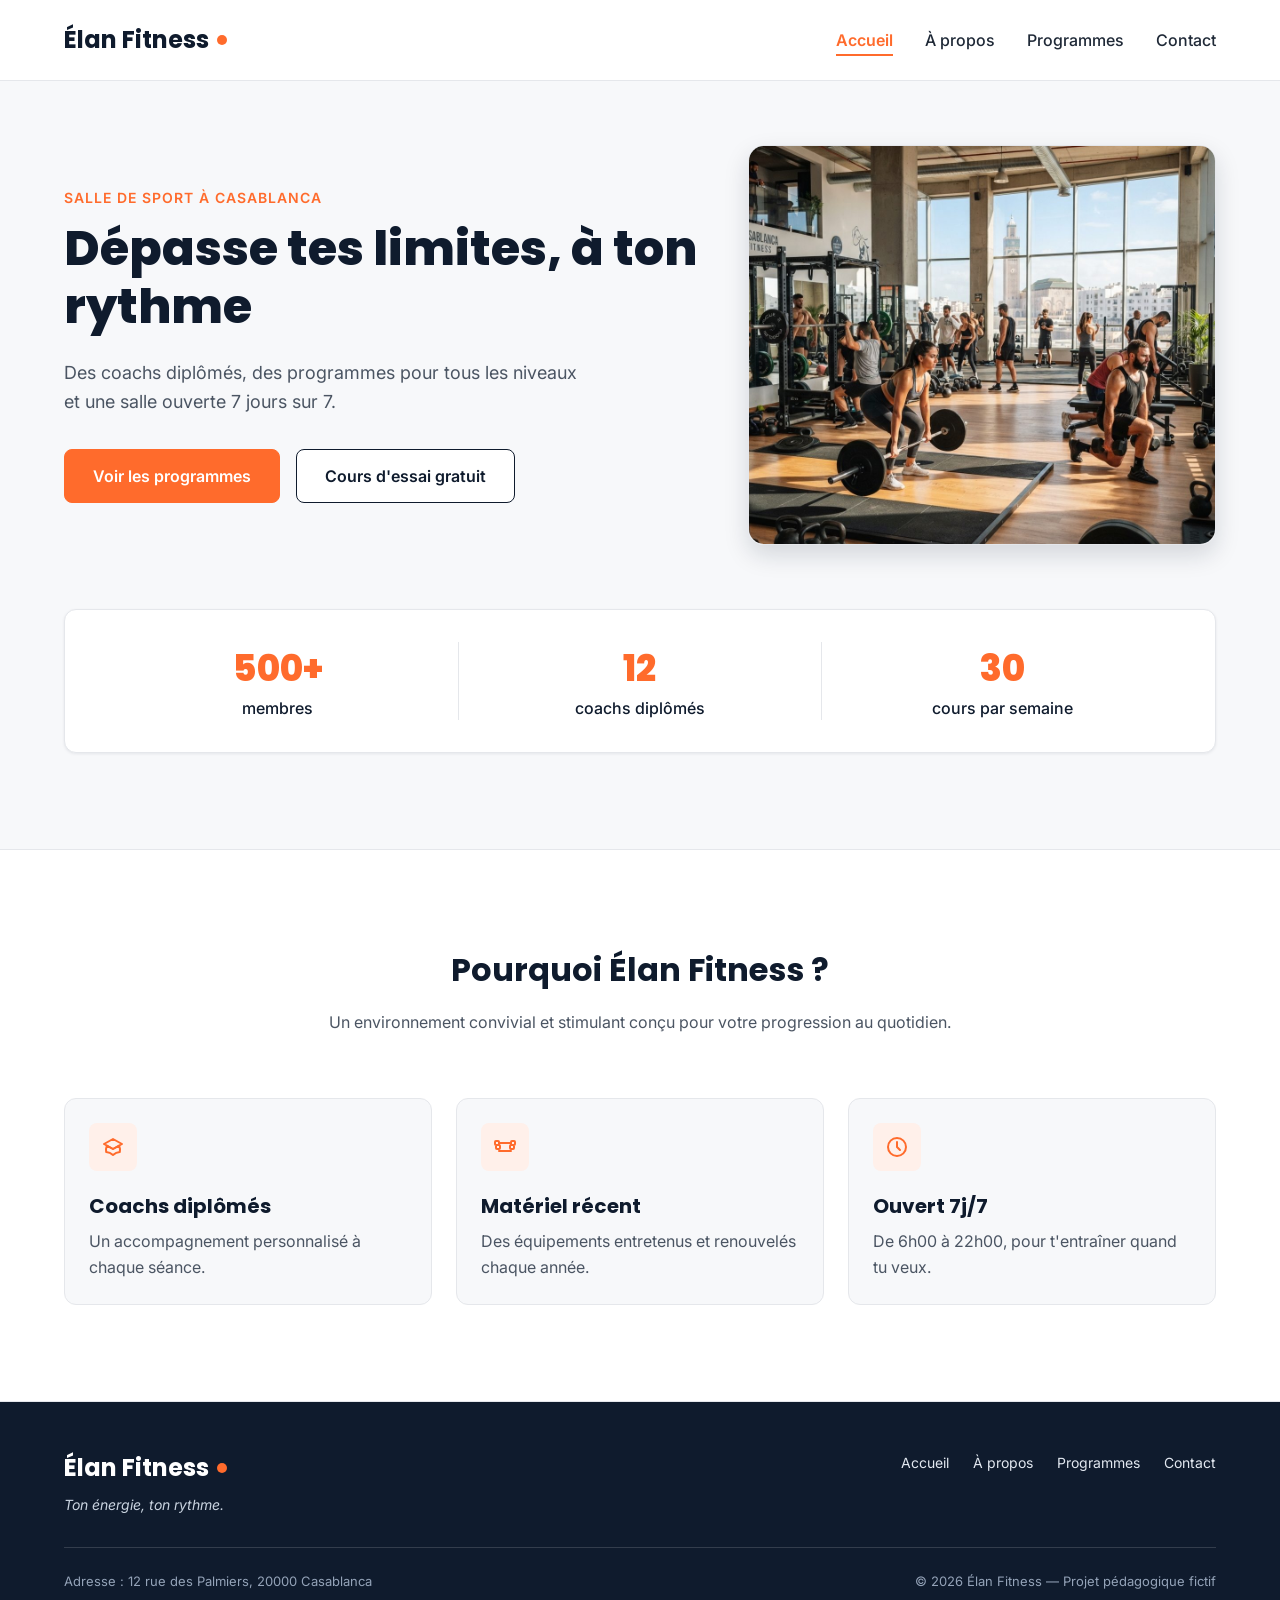
<file: index.html>
<!doctype html>
<html lang="fr">
  <head>
    <meta charset="UTF-8" />
    <meta name="viewport" content="width=device-width, initial-scale=1" />
    <meta
      name="description"
      content="Élan Fitness, salle de sport à Casablanca : musculation, yoga, cardio et boxe fitness avec des coachs diplômés. Réservez votre cours d'essai gratuit."
    />
    <title>Élan Fitness | Salle de sport à Casablanca</title>

    <link rel="preconnect" href="https://fonts.googleapis.com" />
    <link rel="preconnect" href="https://fonts.gstatic.com" crossorigin />
    <link
      href="https://fonts.googleapis.com/css2?family=Inter:wght@400;500;600&family=Poppins:wght@600;700;800&display=swap"
      rel="stylesheet"
    />

    <link rel="stylesheet" href="style.css" />
  </head>

  <body>
    <header class="en-tete">
      <div class="conteneur en-tete-contenu">
        <a href="home.html" class="logo">Élan Fitness</a>

        <nav aria-label="Navigation principale">
          <ul class="menu">
            <li><a href="home.html" class="lien-actif">Accueil</a></li>
            <li><a href="about.html">À propos</a></li>
            <li><a href="programms.html">Programmes</a></li>
            <li><a href="contact.html">Contact</a></li>
          </ul>
        </nav>
      </div>
    </header>

    <main>
      <section id="accueil" class="hero">
        <div class="conteneur">
          <div class="hero-contenu">
            <div class="hero-texte">
              <p class="sur-titre">Salle de sport à Casablanca</p>
              <h1>Dépasse tes limites, à ton rythme</h1>
              <p class="hero-description">
                Des coachs diplômés, des programmes pour tous les niveaux et une
                salle ouverte 7 jours sur 7.
              </p>
              <div class="boutons">
                <a href="programms.html" class="bouton bouton-principal"
                  >Voir les programmes</a
                >
                <a href="contact.html" class="bouton bouton-secondaire"
                  >Cours d'essai gratuit</a
                >
              </div>
            </div>

            <img
              class="hero-image"
              src="img/hero.jpg"
              alt="Des personnes s'entraînent dans une salle de sport lumineuse à Casablanca"
            />
          </div>

          <div class="chiffres">
            <div class="chiffre">
              <p class="chiffre-nombre">500+</p>
              <p>membres</p>
            </div>
            <div class="chiffre">
              <p class="chiffre-nombre">12</p>
              <p>coachs diplômés</p>
            </div>
            <div class="chiffre">
              <p class="chiffre-nombre">30</p>
              <p>cours par semaine</p>
            </div>
          </div>
        </div>
      </section>

      <section class="section section-blanche">
        <div class="conteneur">
          <div class="section-titre">
            <h2>Pourquoi Élan Fitness ?</h2>
            <p>
              Un environnement convivial et stimulant conçu pour votre
              progression au quotidien.
            </p>
          </div>

          <div class="cartes">
            <article class="carte carte-avantage">
              <div class="icone"><img src="img/icone-coach.svg" alt="" /></div>
              <h3>Coachs diplômés</h3>
              <p>Un accompagnement personnalisé à chaque séance.</p>
            </article>

            <article class="carte carte-avantage">
              <div class="icone">
                <img src="img/icone-materiel.svg" alt="" />
              </div>
              <h3>Matériel récent</h3>
              <p>Des équipements entretenus et renouvelés chaque année.</p>
            </article>

            <article class="carte carte-avantage">
              <div class="icone">
                <img src="img/icone-horloge.svg" alt="" />
              </div>
              <h3>Ouvert 7j/7</h3>
              <p>De 6h00 à 22h00, pour t'entraîner quand tu veux.</p>
            </article>
          </div>
        </div>
      </section>
    </main>

    <footer class="pied-de-page">
      <div class="conteneur">
        <div class="pied-haut">
          <div>
            <p class="logo logo-clair">Élan Fitness</p>
            <p class="slogan">Ton énergie, ton rythme.</p>
          </div>

          <nav aria-label="Navigation du pied de page">
            <ul class="menu menu-pied">
              <li><a href="#accueil">Accueil</a></li>
              <li><a href="about.html">À propos</a></li>
              <li><a href="programms.html">Programmes</a></li>
              <li><a href="contact.html">Contact</a></li>
            </ul>
          </nav>
        </div>

        <div class="pied-bas">
          <p>Adresse : 12 rue des Palmiers, 20000 Casablanca</p>
          <p>&copy; 2026 Élan Fitness — Projet pédagogique fictif</p>
        </div>
      </div>
    </footer>
  </body>
</html>
</file>
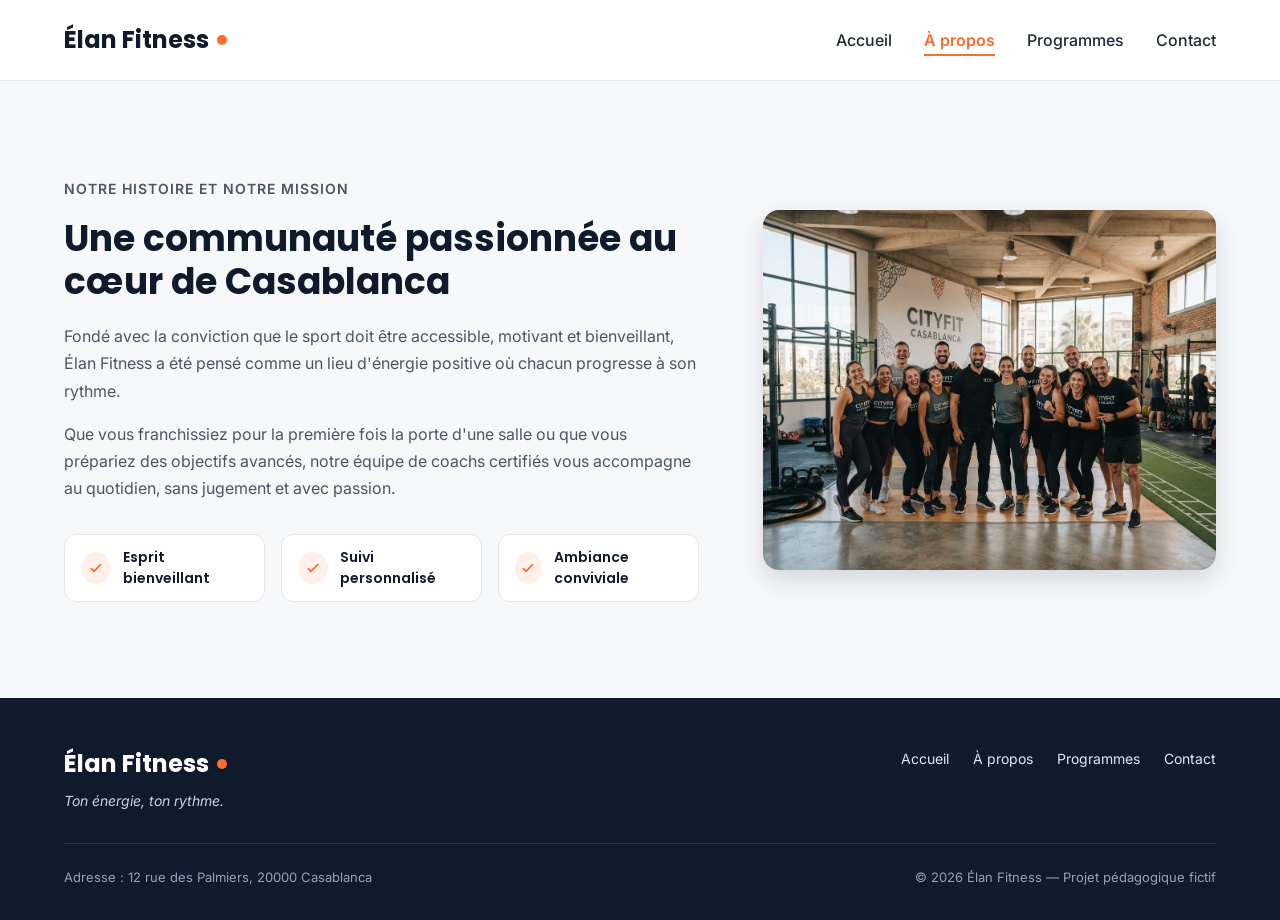
<file: about.html>
<!DOCTYPE html>
<html lang="fr">
<head>
  <meta charset="UTF-8">
  <meta name="viewport" content="width=device-width, initial-scale=1">
  <meta name="description" content="Élan Fitness, salle de sport à Casablanca : musculation, yoga, cardio et boxe fitness avec des coachs diplômés. Réservez votre cours d'essai gratuit.">
  <title>Élan Fitness | Salle de sport à Casablanca</title>

  <link rel="preconnect" href="https://fonts.googleapis.com">
  <link rel="preconnect" href="https://fonts.gstatic.com" crossorigin>
  <link href="https://fonts.googleapis.com/css2?family=Inter:wght@400;500;600&family=Poppins:wght@600;700;800&display=swap" rel="stylesheet">

  <link rel="stylesheet" href="style.css">
</head>

<body>

  <header class="en-tete">
    <div class="conteneur en-tete-contenu">
      <a href="home.html" class="logo">Élan Fitness</a>

      <nav aria-label="Navigation principale">
        <ul class="menu">
          <li><a href="home.html" >Accueil</a></li>
          <li><a href="about.html" class="lien-actif">À propos</a></li>
          <li><a href="programms.html">Programmes</a></li>
          <li><a href="contact.html">Contact</a></li>
        </ul>
      </nav>
    </div>
  </header>

  <main>
        <section id="a-propos" class="section">
      <div class="conteneur apropos-contenu">

        <div class="apropos-texte">
          <p class="sur-titre">Notre histoire et notre mission</p>
          <h2>Une communauté passionnée au cœur de Casablanca</h2>
          <p>
            Fondé avec la conviction que le sport doit être accessible, motivant et bienveillant,
            Élan Fitness a été pensé comme un lieu d'énergie positive où chacun progresse à son rythme.
          </p>
          <p>
            Que vous franchissiez pour la première fois la porte d'une salle ou que vous prépariez des
            objectifs avancés, notre équipe de coachs certifiés vous accompagne au quotidien, sans
            jugement et avec passion.
          </p>

          <ul class="valeurs">
            <li class="valeur">
              <div class="icone icone-petite"><img src="img/icone-check.svg" alt=""></div>
              <span>Esprit bienveillant</span>
            </li>
            <li class="valeur">
              <div class="icone icone-petite"><img src="img/icone-check.svg" alt=""></div>
              <span>Suivi personnalisé</span>
            </li>
            <li class="valeur">
              <div class="icone icone-petite"><img src="img/icone-check.svg" alt=""></div>
              <span>Ambiance conviviale</span>
            </li>
          </ul>
        </div>

        <img class="apropos-image" src="img/equipe.jpg" alt="L'équipe de coachs d'Élan Fitness réunie dans la salle">

      </div>
    </section>
  </main>

 <footer class="pied-de-page">
    <div class="conteneur">

      <div class="pied-haut">
        <div>
          <p class="logo logo-clair">Élan Fitness</p>
          <p class="slogan">Ton énergie, ton rythme.</p>
        </div>

        <nav aria-label="Navigation du pied de page">
          <ul class="menu menu-pied">
            <li><a href="home.html">Accueil</a></li>
            <li><a href="#a-propos">À propos</a></li>
            <li><a href="programms.html">Programmes</a></li>
            <li><a href="contact.html">Contact</a></li>
          </ul>
        </nav>
      </div>

      <div class="pied-bas">
        <p>Adresse : 12 rue des Palmiers, 20000 Casablanca</p>
        <p>&copy; 2026 Élan Fitness — Projet pédagogique fictif</p>
      </div>

    </div>
  </footer>

</body>
</html>
</file>
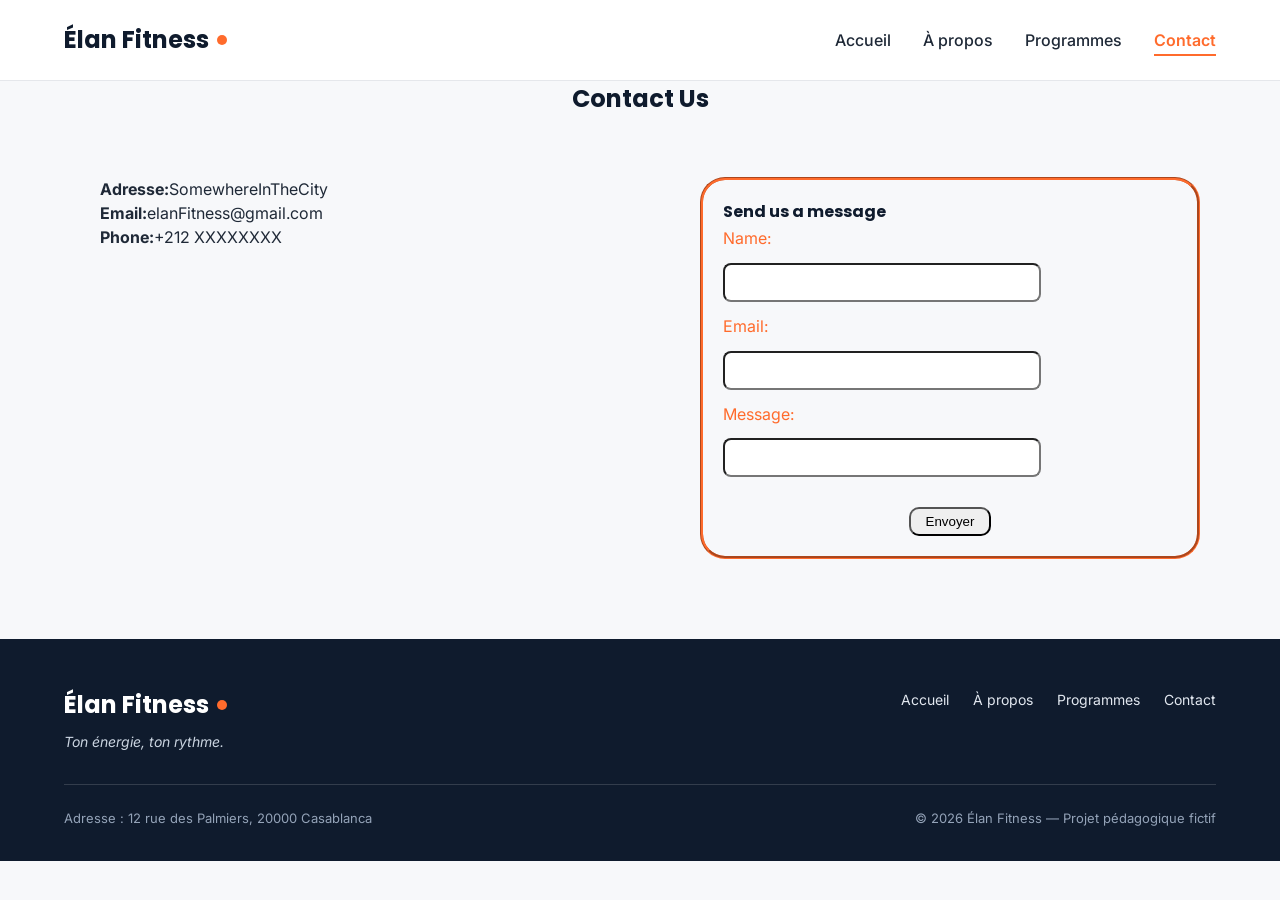
<file: contact.html>
<!doctype html>
<html lang="fr">
  <head>
    <meta charset="UTF-8" />
    <meta name="viewport" content="width=device-width, initial-scale=1" />
    <meta
      name="description"
      content="Élan Fitness, salle de sport à Casablanca : musculation, yoga, cardio et boxe fitness avec des coachs diplômés. Réservez votre cours d'essai gratuit."
    />
    <title>Élan Fitness | Salle de sport à Casablanca</title>

    <link rel="preconnect" href="https://fonts.googleapis.com" />
    <link rel="preconnect" href="https://fonts.gstatic.com" crossorigin />
    <link
      href="https://fonts.googleapis.com/css2?family=Inter:wght@400;500;600&family=Poppins:wght@600;700;800&display=swap"
      rel="stylesheet"
    />

    <link rel="stylesheet" href="style.css" />
  </head>

  <body>
    <header class="en-tete">
      <div class="conteneur en-tete-contenu">
        <a href="home.html" class="logo">Élan Fitness</a>

        <nav aria-label="Navigation principale">
          <ul class="menu">
            <li><a href="home.html">Accueil</a></li>
            <li><a href="about.html">À propos</a></li>
            <li><a href="programms.html">Programmes</a></li>
            <li><a href="contact.html" class="lien-actif">Contact</a></li>
          </ul>
        </nav>
      </div>
    </header>

    <main id="contact">
      <h2>Contact Us</h2>
      <section class="container">
        <article class="data">
          <p><strong>Adresse:</strong>SomewhereInTheCity</p>
          <p><strong>Email:</strong>elanFitness@gmail.com</p>
          <p><strong>Phone:</strong>+212 XXXXXXXX</p>
          <iframe
            src="https://www.google.com/maps/embed?pb=!1m18!1m12!1m3!1d38576.5284135563!2d-7.716120378320317!3d33.569775199999995!2m3!1f0!2f0!3f0!3m2!1i1024!2i768!4f13.1!3m3!1m2!1s0xda7d393104bae6d%3A0x9afe3f66a0a09673!2sFitness%20Park%20-%20Casablanca%20-%20Roudani!5e1!3m2!1sfr!2sma!4v1791303649202!5m2!1sfr!2sma"
            width="500"
            height="300"
            style="border: 0"
            allowfullscreen=""
            loading="lazy"
            referrerpolicy="strict-origin-when-cross-origin"
          ></iframe>
        </article>
        <article class="form">
          <h4>Send us a message</h4>
          <form action="" method="">
            <p>
              <label for="name">Name:</label><br>
              <input type="text" name="name" id="name"  />
            </p>
            <p>
              <label for="mail">Email:</label><br>
              <input type="email" name="mail" id="mail"  />
            </p>
            <p>
              <label for="mssg">Message:</label><br>
              <input type="text" name="mssg" id="mssg"  />
            </p>
            <div class="btn"><button type="submit">Envoyer</button></div>
            
          </form>
        </article>
      </section>
    </main>

    <footer class="pied-de-page">
      <div class="conteneur">
        <div class="pied-haut">
          <div>
            <p class="logo logo-clair">Élan Fitness</p>
            <p class="slogan">Ton énergie, ton rythme.</p>
          </div>

          <nav aria-label="Navigation du pied de page">
            <ul class="menu menu-pied">
              <li><a href="home.html">Accueil</a></li>
              <li><a href="about.html">À propos</a></li>
              <li><a href="programms.html">Programmes</a></li>
              <li><a href="#contact">Contact</a></li>
            </ul>
          </nav>
        </div>

        <div class="pied-bas">
          <p>Adresse : 12 rue des Palmiers, 20000 Casablanca</p>
          <p>&copy; 2026 Élan Fitness — Projet pédagogique fictif</p>
        </div>
      </div>
    </footer>
  </body>
</html>
</file>
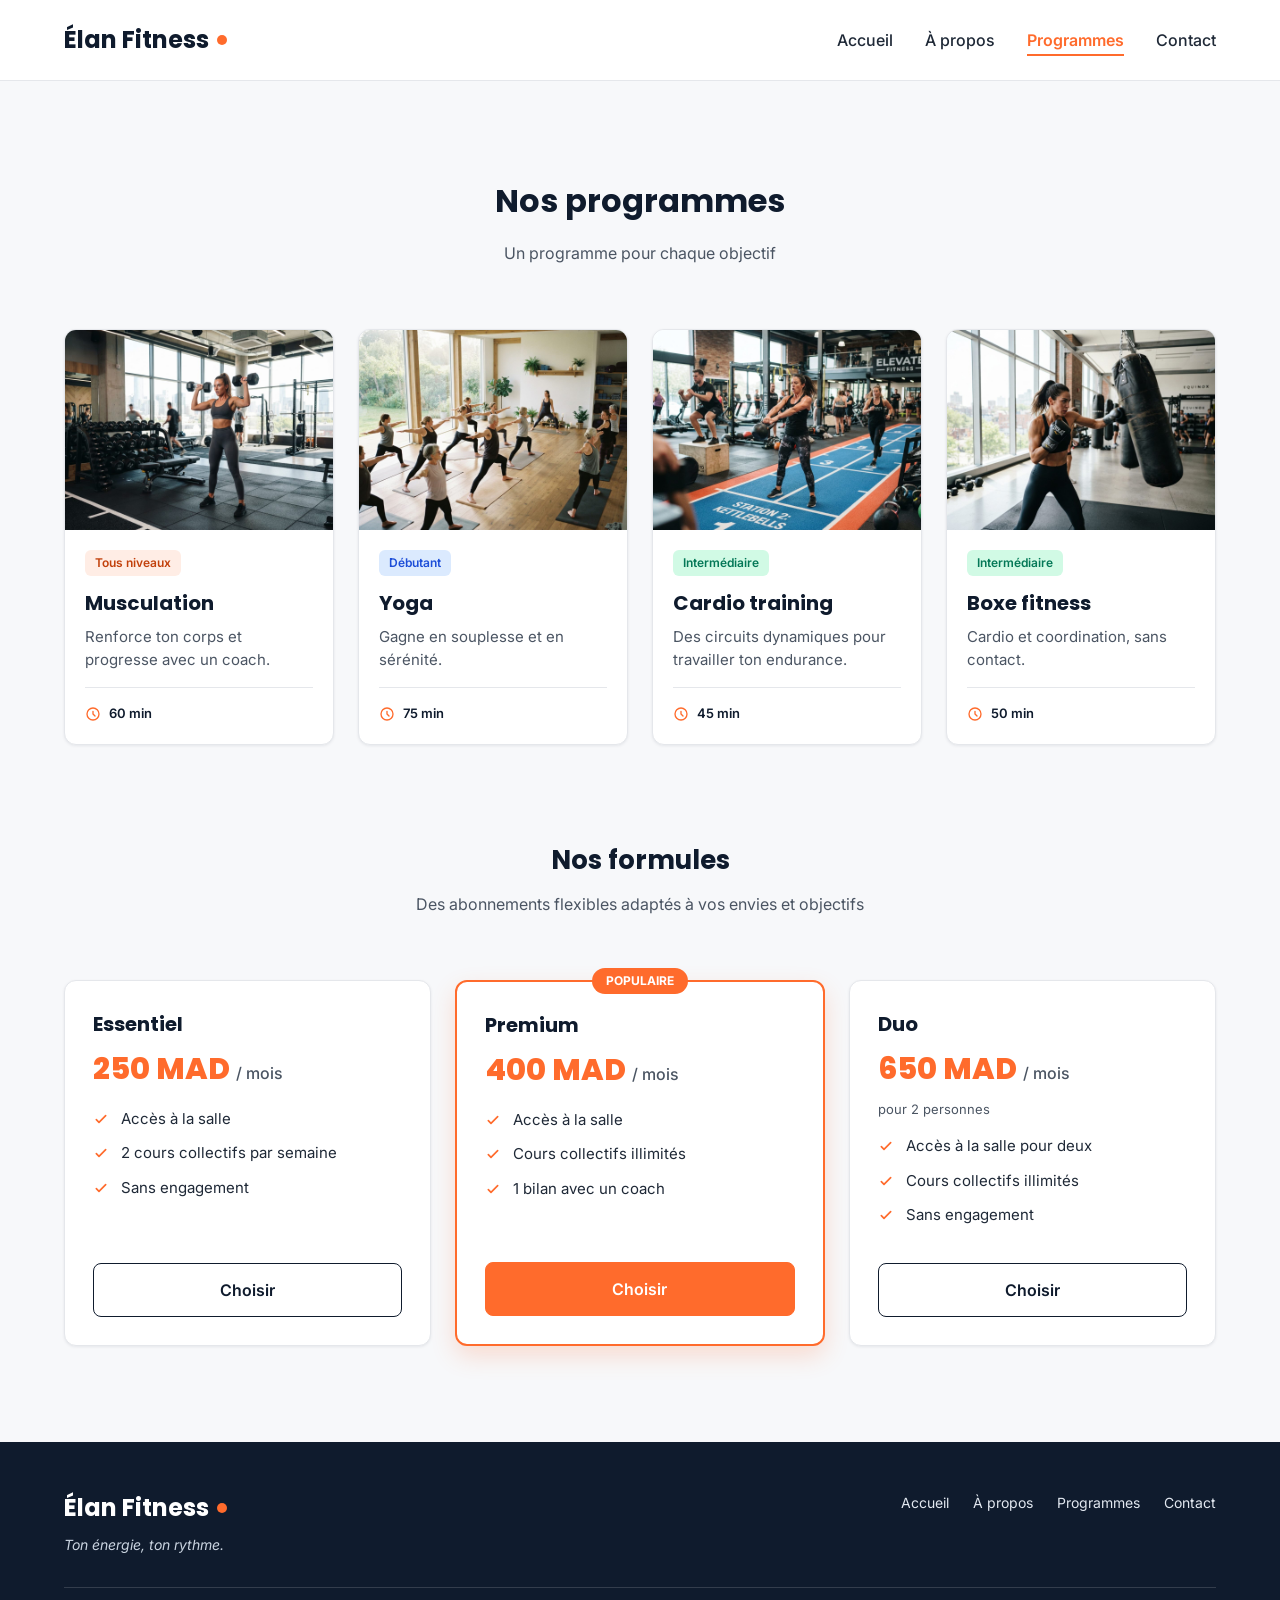
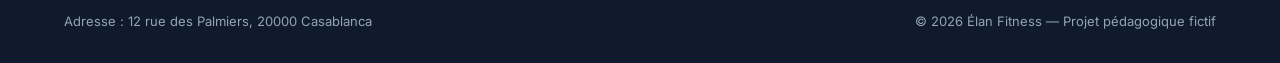
<file: programms.html>
<!DOCTYPE html>
<html lang="fr">
<head>
  <meta charset="UTF-8">
  <meta name="viewport" content="width=device-width, initial-scale=1">
  <meta name="description" content="Élan Fitness, salle de sport à Casablanca : musculation, yoga, cardio et boxe fitness avec des coachs diplômés. Réservez votre cours d'essai gratuit.">
  <title>Élan Fitness | Salle de sport à Casablanca</title>

  <link rel="preconnect" href="https://fonts.googleapis.com">
  <link rel="preconnect" href="https://fonts.gstatic.com" crossorigin>
  <link href="https://fonts.googleapis.com/css2?family=Inter:wght@400;500;600&family=Poppins:wght@600;700;800&display=swap" rel="stylesheet">

  <link rel="stylesheet" href="style.css">
</head>

<body>

  <header class="en-tete">
    <div class="conteneur en-tete-contenu">
      <a href="home.html" class="logo">Élan Fitness</a>

      <nav aria-label="Navigation principale">
        <ul class="menu">
          <li><a href="home.html" >Accueil</a></li>
          <li><a href="about.html">À propos</a></li>
          <li><a href="programms.html" class="lien-actif">Programmes</a></li>
          <li><a href="contact.html">Contact</a></li>
        </ul>
      </nav>
    </div>
  </header>

  <main>
        <section id="programmes" class="section">
      <div class="conteneur">

        <div class="section-titre">
          <h2>Nos programmes</h2>
          <p>Un programme pour chaque objectif</p>
        </div>

        <div class="cartes">

          <article class="carte carte-programme">
            <img src="img/musculation.jpg" alt="Une sportive soulève des haltères dans l'espace musculation">
            <div class="programme-corps">
              <span class="etiquette etiquette-orange">Tous niveaux</span>
              <h3>Musculation</h3>
              <p>Renforce ton corps et progresse avec un coach.</p>
              <p class="duree"><img src="img/icone-duree.svg" alt="">60 min</p>
            </div>
          </article>

          <article class="carte carte-programme">
            <img src="img/yoga.jpg" alt="Un groupe pratique le yoga sur des tapis dans une salle lumineuse">
            <div class="programme-corps">
              <span class="etiquette etiquette-bleue">Débutant</span>
              <h3>Yoga</h3>
              <p>Gagne en souplesse et en sérénité.</p>
              <p class="duree"><img src="img/icone-duree.svg" alt="">75 min</p>
            </div>
          </article>

          <article class="carte carte-programme">
            <img src="img/cardio.jpg" alt="Des sportifs suivent un circuit de cardio training avec des kettlebells">
            <div class="programme-corps">
              <span class="etiquette etiquette-verte">Intermédiaire</span>
              <h3>Cardio training</h3>
              <p>Des circuits dynamiques pour travailler ton endurance.</p>
              <p class="duree"><img src="img/icone-duree.svg" alt="">45 min</p>
            </div>
          </article>

          <article class="carte carte-programme">
            <img src="img/boxe.jpg" alt="Une sportive frappe un sac de frappe pendant un cours de boxe fitness">
            <div class="programme-corps">
              <span class="etiquette etiquette-verte">Intermédiaire</span>
              <h3>Boxe fitness</h3>
              <p>Cardio et coordination, sans contact.</p>
              <p class="duree"><img src="img/icone-duree.svg" alt="">50 min</p>
            </div>
          </article>

        </div>

        <div class="formules">

          <div class="section-titre">
            <h3>Nos formules</h3>
            <p>Des abonnements flexibles adaptés à vos envies et objectifs</p>
          </div>

          <div class="cartes">

            <article class="carte formule">
              <h4>Essentiel</h4>
              <p class="prix">250 MAD <span>/ mois</span></p>
              <ul class="formule-liste">
                <li>Accès à la salle</li>
                <li>2 cours collectifs par semaine</li>
                <li>Sans engagement</li>
              </ul>
              <a href="contact.html" class="bouton bouton-secondaire">Choisir</a>
            </article>

            <article class="carte formule formule-populaire">
              <p class="badge-populaire">Populaire</p>
              <h4>Premium</h4>
              <p class="prix">400 MAD <span>/ mois</span></p>
              <ul class="formule-liste">
                <li>Accès à la salle</li>
                <li>Cours collectifs illimités</li>
                <li>1 bilan avec un coach</li>
              </ul>
              <a href="contact.html" class="bouton bouton-principal">Choisir</a>
            </article>

            <article class="carte formule">
              <h4>Duo</h4>
              <p class="prix">650 MAD <span>/ mois</span></p>
              <p class="prix-note">pour 2 personnes</p>
              <ul class="formule-liste">
                <li>Accès à la salle pour deux</li>
                <li>Cours collectifs illimités</li>
                <li>Sans engagement</li>
              </ul>
              <a href="contact.html" class="bouton bouton-secondaire">Choisir</a>
            </article>

          </div>
        </div>

      </div>
    </section>
  </main>

 <footer class="pied-de-page">
    <div class="conteneur">

      <div class="pied-haut">
        <div>
          <p class="logo logo-clair">Élan Fitness</p>
          <p class="slogan">Ton énergie, ton rythme.</p>
        </div>

        <nav aria-label="Navigation du pied de page">
          <ul class="menu menu-pied">
            <li><a href="home.html">Accueil</a></li>
            <li><a href="about.html">À propos</a></li>
            <li><a href="#programmes">Programmes</a></li>
            <li><a href="contact.html">Contact</a></li>
          </ul>
        </nav>
      </div>

      <div class="pied-bas">
        <p>Adresse : 12 rue des Palmiers, 20000 Casablanca</p>
        <p>&copy; 2026 Élan Fitness — Projet pédagogique fictif</p>
      </div>

    </div>
  </footer>

</body>
</html>
</file>
<file: style.css>
* {
  box-sizing: border-box;
  margin: 0;
  padding: 0;
}

html {
  scroll-behavior: smooth;
}

body {
  font-family: 'Inter', Arial, sans-serif;
  font-size: 16px;
  line-height: 1.5;
  color: #1F2937;
  background-color: #F7F8FA;
}

h1, h2, h3, h4 {
  font-family: 'Poppins', Arial, sans-serif;
  color: #0F1B2D;
}

a {
  color: inherit;
  text-decoration: none;
}

ul {
  list-style: none;
}

img {
  display: block;
  max-width: 100%;
}

a:focus-visible,
button:focus-visible {
  outline: 3px solid #FF6B2C;
  outline-offset: 2px;
}

.conteneur {
  width: 100%;
  max-width: 1200px;
  margin: 0 auto;
  padding: 0 24px;
}

.section {
  padding: 96px 0;
}

.section-blanche {
  background-color: #FFFFFF;
  border-top: 1px solid #E5E7EB;
  border-bottom: 1px solid #E5E7EB;
}

.section-titre {
  max-width: 640px;
  margin: 0 auto 64px;
  text-align: center;
}

.section-titre h2 {
  font-size: 32px;
  margin-bottom: 16px;
}

.section-titre h3 {
  font-size: 26px;
  margin-bottom: 12px;
}

.section-titre p {
  color: #4B5563;
}

.sur-titre {
  font-size: 14px;
  font-weight: 600;
  color: #FF6B2C;
  text-transform: uppercase;
  letter-spacing: 1px;
  margin-bottom: 12px;
}

.bouton {
  display: inline-block;
  padding: 14px 28px;
  border-radius: 8px;
  font-size: 16px;
  font-weight: 600;
  text-align: center;
  cursor: pointer;
}

.bouton-principal {
  background-color: #FF6B2C;
  border: 1px solid #FF6B2C;
  color: #FFFFFF;
}

.bouton-principal:hover {
  background-color: #F05817;
}

.bouton-secondaire {
  background-color: #FFFFFF;
  border: 1px solid #0F1B2D;
  color: #0F1B2D;
}

.bouton-secondaire:hover {
  background-color: #F3F4F6;
}

.cartes {
  display: flex;
  gap: 24px;
}

.carte {
  flex: 1;
  background-color: #FFFFFF;
  border: 1px solid #E5E7EB;
  border-radius: 12px;
  box-shadow: 0 1px 3px rgba(15, 27, 45, 0.08);
}

.icone {
  width: 48px;
  height: 48px;
  background-color: #FFF0EA;
  border-radius: 8px;
  display: flex;
  align-items: center;
  justify-content: center;
}

.icone img {
  width: 24px;
  height: 24px;
}

.icone-petite {
  width: 32px;
  height: 32px;
  border-radius: 50%;
}

.icone-petite img {
  width: 16px;
  height: 16px;
}

.en-tete {
  position: sticky;
  top: 0;
  z-index: 10;
  background-color: #FFFFFF;
  border-bottom: 1px solid #E5E7EB;
}

.en-tete-contenu {
  height: 80px;
  display: flex;
  align-items: center;
  justify-content: space-between;
}

.logo {
  display: flex;
  align-items: center;
  font-family: 'Poppins', Arial, sans-serif;
  font-size: 24px;
  font-weight: 700;
  color: #0F1B2D;
}

.logo::after {
  content: "";
  width: 10px;
  height: 10px;
  margin-left: 8px;
  background-color: #FF6B2C;
  border-radius: 50%;
}

.menu {
  display: flex;
  gap: 32px;
}

.menu a {
  font-weight: 500;
  padding-bottom: 4px;
  border-bottom: 2px solid transparent;
}

.menu a:hover {
  color: #FF6B2C;
}

.menu .lien-actif {
  color: #FF6B2C;
  font-weight: 600;
  border-bottom-color: #FF6B2C;
}

.hero {
  padding: 64px 0 96px;
}

.hero-contenu {
  display: flex;
  align-items: center;
  gap: 32px;
}

.hero-texte {
  flex: 7;
}

.hero-texte h1 {
  font-size: 48px;
  font-weight: 800;
  line-height: 1.2;
  margin-bottom: 24px;
}

.hero-description {
  max-width: 520px;
  font-size: 18px;
  line-height: 1.6;
  color: #4B5563;
  margin-bottom: 32px;
}

.boutons {
  display: flex;
  flex-wrap: wrap;
  gap: 16px;
}

.hero-image {
  flex: 5;
  min-width: 0;
  height: 400px;
  object-fit: cover;
  border-radius: 16px;
  border: 1px solid #E5E7EB;
  box-shadow: 0 10px 25px rgba(15, 27, 45, 0.15);
}

.chiffres {
  display: flex;
  margin-top: 64px;
  padding: 32px;
  background-color: #FFFFFF;
  border: 1px solid #E5E7EB;
  border-radius: 12px;
  box-shadow: 0 1px 3px rgba(15, 27, 45, 0.08);
}

.chiffre {
  flex: 1;
  text-align: center;
  font-weight: 500;
  color: #0F1B2D;
}

.chiffre + .chiffre {
  border-left: 1px solid #E5E7EB;
}

.chiffre-nombre {
  font-family: 'Poppins', Arial, sans-serif;
  font-size: 36px;
  font-weight: 800;
  color: #FF6B2C;
}

.carte-avantage {
  padding: 24px;
  background-color: #F7F8FA;
  box-shadow: none;
}

.carte-avantage .icone {
  margin-bottom: 20px;
}

.carte-avantage h3 {
  font-size: 20px;
  margin-bottom: 8px;
}

.carte-avantage p {
  color: #4B5563;
  line-height: 1.6;
}

.apropos-contenu {
  display: flex;
  align-items: center;
  gap: 64px;
}

.apropos-texte {
  flex: 7;
}

.apropos-texte h2 {
  font-size: 36px;
  line-height: 1.2;
  margin-bottom: 20px;
}

.apropos-texte p {
  color: #4B5563;
  line-height: 1.7;
  margin-bottom: 16px;
}

.valeurs {
  display: flex;
  gap: 16px;
  margin-top: 32px;
}

.valeur {
  flex: 1;
  display: flex;
  align-items: center;
  gap: 12px;
  padding: 12px 16px;
  background-color: #FFFFFF;
  border: 1px solid #E5E7EB;
  border-radius: 12px;
  font-family: 'Poppins', Arial, sans-serif;
  font-size: 14px;
  font-weight: 600;
  color: #0F1B2D;
}

.apropos-image {
  flex: 5;
  min-width: 0;
  height: 360px;
  object-fit: cover;
  border-radius: 16px;
  box-shadow: 0 10px 25px rgba(15, 27, 45, 0.15);
}

.carte-programme {
  display: flex;
  flex-direction: column;
  overflow: hidden;
}

.carte-programme > img {
  width: 100%;
  height: 200px;
  object-fit: cover;
}

.programme-corps {
  flex: 1;
  display: flex;
  flex-direction: column;
  padding: 20px;
}

.programme-corps h3 {
  font-size: 20px;
  margin-bottom: 8px;
}

.programme-corps p {
  font-size: 15px;
  color: #4B5563;
}

.etiquette {
  align-self: flex-start;
  padding: 4px 10px;
  margin-bottom: 12px;
  border-radius: 6px;
  font-size: 12px;
  font-weight: 600;
}

.etiquette-orange {
  background-color: #FFEDE5;
  color: #C2410C;
}

.etiquette-bleue {
  background-color: #DBEAFE;
  color: #1D4ED8;
}

.etiquette-verte {
  background-color: #D1FAE5;
  color: #047857;
}

.programme-corps .duree {
  display: flex;
  align-items: center;
  gap: 8px;
  margin-top: auto;
  padding-top: 16px;
  border-top: 1px solid #E5E7EB;
  font-size: 13px;
  font-weight: 600;
  color: #0F1B2D;
}

.programme-corps h3 + p {
  margin-bottom: 16px;
}

.duree img {
  width: 16px;
  height: 16px;
}

.formules {
  margin-top: 96px;
}

.formule {
  position: relative;
  display: flex;
  flex-direction: column;
  padding: 28px;
}

.formule h4 {
  font-size: 20px;
}

.prix {
  margin: 8px 0 16px;
  font-family: 'Poppins', Arial, sans-serif;
  font-size: 30px;
  font-weight: 800;
  color: #FF6B2C;
}

.prix span {
  font-family: 'Inter', Arial, sans-serif;
  font-size: 16px;
  font-weight: 500;
  color: #4B5563;
}

.prix-note {
  margin: -8px 0 16px;
  font-size: 13px;
  color: #4B5563;
}

.formule-liste {
  flex: 1;
  margin-bottom: 24px;
}

.formule-liste li {
  padding-left: 28px;
  margin-bottom: 12px;
  font-size: 15px;
  background-image: url('img/icone-check.svg');
  background-repeat: no-repeat;
  background-position: left center;
  background-size: 16px;
}

.formule .bouton {
  display: block;
}

.formule-populaire {
  border: 2px solid #FF6B2C;
  box-shadow: 0 10px 25px rgba(255, 107, 44, 0.2);
}

.badge-populaire {
  position: absolute;
  top: -14px;
  left: 50%;
  transform: translateX(-50%);
  padding: 4px 14px;
  background-color: #FF6B2C;
  border-radius: 999px;
  font-size: 12px;
  font-weight: 700;
  text-transform: uppercase;
  color: #FFFFFF;
}

.pied-de-page {
  padding: 48px 0 32px;
  background-color: #0F1B2D;
  color: #FFFFFF;
}

.pied-haut {
  display: flex;
  justify-content: space-between;
  align-items: flex-start;
  padding-bottom: 32px;
  border-bottom: 1px solid rgba(255, 255, 255, 0.15);
}

.logo-clair {
  color: #FFFFFF;
}

.slogan {
  margin-top: 8px;
  font-size: 14px;
  font-style: italic;
  color: #CBD5E1;
}

.menu-pied {
  gap: 24px;
}

.menu-pied a {
  font-size: 14px;
  font-weight: 400;
  color: #E2E8F0;
}

.pied-bas {
  display: flex;
  justify-content: space-between;
  margin-top: 24px;
  font-size: 13px;
  color: #94A3B8;
}

/* contact */
main h2 {
  display: flex;
  justify-content:center ;
}

.container {
  display: flex;
  gap: 100px ;
  margin: 30px 10px 40px 50px;
  padding:30px 10px 40px 50px ;
}
.form {
  border: groove #FF6B2C;
  border-radius: 25px;
  width: 500px;
  padding: 20px;
}
.form form p{
  line-height: 1.8;
}
.form button{
  margin-top: 20px;
  padding: 5px 15px;
  border-radius: 10px;
}
.form label{
  color: #FF6B2C;
}
.form input{
  width: 70%;
  margin: 10px 0;
  padding: 10px;
  border-radius: 8px;
}

.btn{
  text-align: center;
}
</file>
